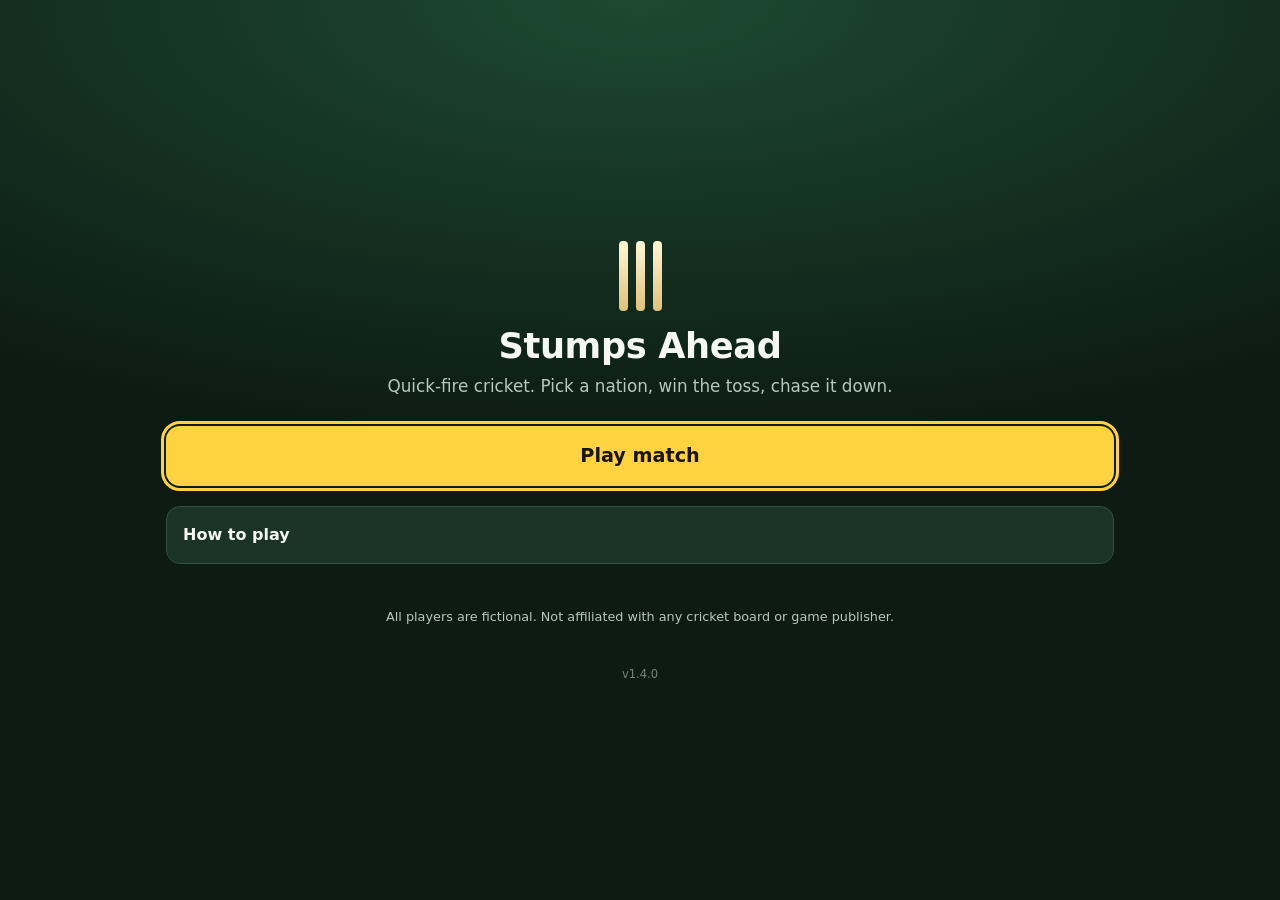
<file: index.html>
<!doctype html>
<html lang="en">
<head>
  <meta charset="utf-8">
  <meta name="viewport" content="width=device-width, initial-scale=1, viewport-fit=cover">
  <meta http-equiv="Content-Security-Policy" content="default-src 'self'; img-src 'self' data:; object-src 'none'; base-uri 'none'; form-action 'none'">
  <meta name="theme-color" content="#0d1b14">
  <meta name="description" content="Stumps Ahead: a quick cricket match in your browser.">
  <title>Stumps Ahead</title>
  <link rel="stylesheet" href="css/styles.css">
  <link rel="stylesheet" href="css/play.css">
</head>
<body>
  <main id="app" class="app" aria-live="polite"></main>
  <noscript><p class="noscript">Stumps Ahead needs JavaScript to run.</p></noscript>
  <script type="module" src="js/main.js"></script>
</body>
</html>
</file>
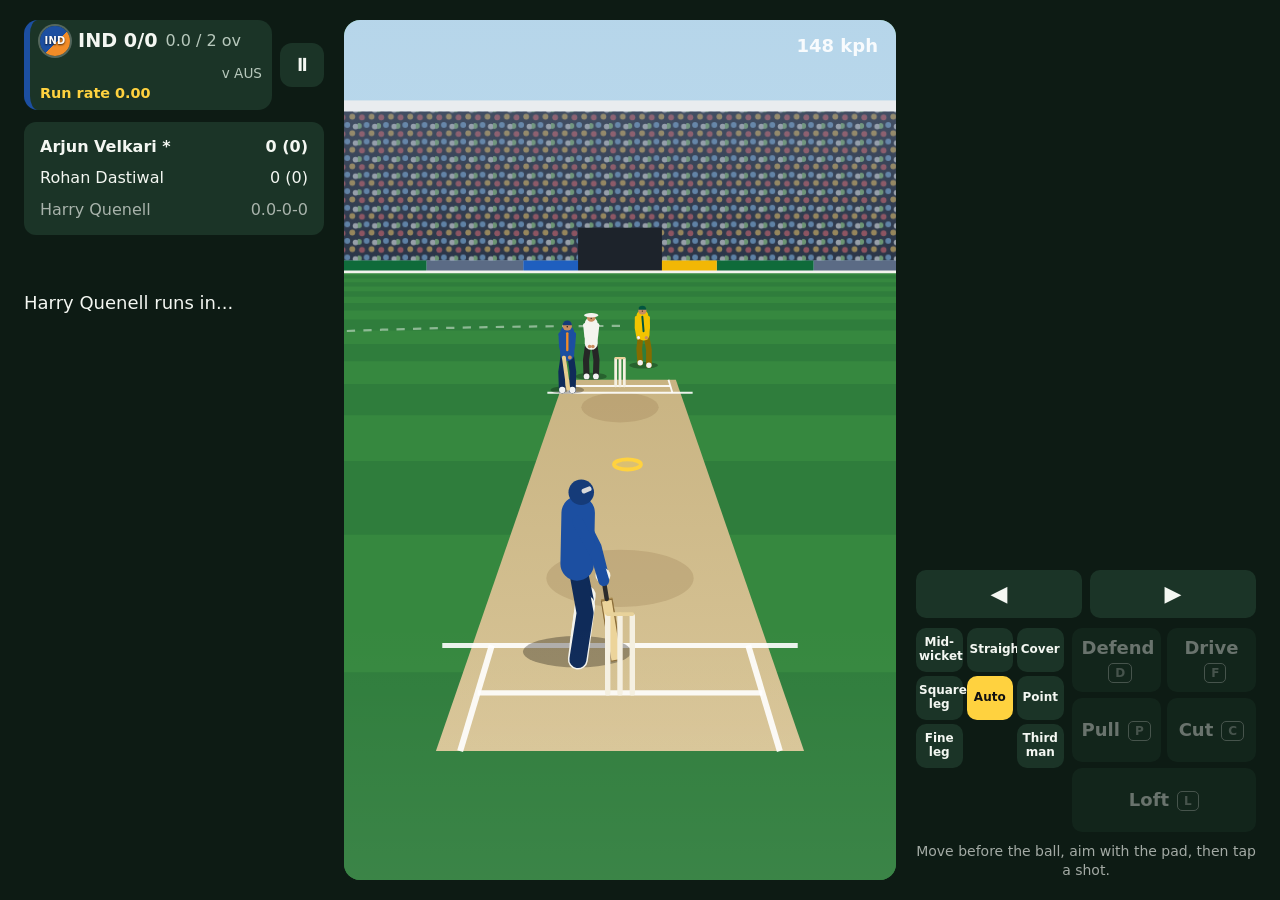
<file: dev/play.html>
<!doctype html>
<html lang="en">
<head>
  <meta charset="utf-8">
  <meta name="viewport" content="width=device-width, initial-scale=1, viewport-fit=cover">
  <meta http-equiv="Content-Security-Policy" content="default-src 'self'">
  <title>Play screen (dev)</title>
  <link rel="stylesheet" href="../css/styles.css">
  <link rel="stylesheet" href="../css/play.css">
  <link rel="stylesheet" href="dev.css">
</head>
<body>
  <div id="app"></div>
  <script type="module" src="play-dev.js"></script>
</body>
</html>
</file>
<file: css/styles.css>
/* Stumps Ahead: global styles. Portrait first, 360px and up. The play
   screen's own styles live in css/play.css. */

:root {
  --bg: #0d1b14;
  --bg-2: #13281d;
  --panel: #1b3427;
  --panel-2: #23402f;
  --line: #2f5240;
  --text: #f4f7f2;
  --muted: #b7c8bc;
  --accent: #ffd23f;
  --accent-text: #1a1400;
  --good: #4ade80;
  --bad: #f87171;
  --team-primary: #1f5fbf;
  --team-secondary: #ffffff;
  --radius: 14px;
  --tap: 48px;
  --pad: 16px;
  --font: system-ui, -apple-system, 'Segoe UI', Roboto, 'Helvetica Neue', Arial, sans-serif;
}

*, *::before, *::after { box-sizing: border-box; }

html, body {
  margin: 0;
  height: 100%;
  background: var(--bg);
  color: var(--text);
  font: 16px/1.45 var(--font);
  -webkit-text-size-adjust: 100%;
  -webkit-tap-highlight-color: transparent;
  overscroll-behavior: none;
}

body {
  background: radial-gradient(120% 70% at 50% 0%, #1d4a31 0%, var(--bg) 70%) fixed;
}

/* Centered phone-width column; in landscape or on desktop the layout stays
   phone sized instead of stretching. */
.app {
  max-width: 480px;
  margin: 0 auto;
  min-height: 100vh;
  min-height: 100dvh;
  display: flex;
  flex-direction: column;
}

.noscript { padding: var(--pad); text-align: center; }

/* ---------- Screens ---------- */

.screen {
  flex: 1;
  display: flex;
  flex-direction: column;
  min-height: 100vh;
  min-height: 100dvh;
  padding: calc(env(safe-area-inset-top) + 12px) calc(env(safe-area-inset-right) + var(--pad)) 0 calc(env(safe-area-inset-left) + var(--pad));
}

.screen__body { flex: 1; padding-bottom: 16px; }
.screen__body--center { display: flex; flex-direction: column; align-items: center; text-align: center; justify-content: center; }
.screen--center { justify-content: center; align-items: center; text-align: center; gap: 12px; }

.screen__title { font-size: 1.15rem; margin: 18px 0 10px; letter-spacing: .02em; }

.title { font-size: 2.2rem; line-height: 1.1; margin: 0; font-weight: 800; letter-spacing: -.01em; }
.subtitle, .lead { color: var(--muted); font-size: 1.05rem; margin: 8px 0; }
.lead { color: var(--text); }
.footnote { color: var(--muted); font-size: .8rem; text-align: center; margin: 24px 0 16px; }

/* Sticky bottom action bar keeps the main buttons in thumb reach. */
.actionbar {
  position: sticky;
  bottom: 0;
  display: flex;
  gap: 10px;
  padding: 12px 0 calc(env(safe-area-inset-bottom) + 12px);
  background: linear-gradient(to top, var(--bg) 70%, transparent);
  z-index: 5;
}
.actionbar .btn { flex: 1; }

/* ---------- Buttons ---------- */

button { font: inherit; color: inherit; }

.btn {
  min-height: var(--tap);
  min-width: 44px;
  padding: 10px 18px;
  border-radius: var(--radius);
  border: 2px solid transparent;
  font-weight: 700;
  font-size: 1rem;
  cursor: pointer;
  touch-action: manipulation;
  user-select: none;
  -webkit-user-select: none;
  -webkit-touch-callout: none;
  transition: transform .08s ease, background .15s ease;
}
.btn:active:not(:disabled) { transform: scale(.97); }
.btn:disabled { opacity: .45; cursor: not-allowed; }
.btn:focus-visible, .nation:focus-visible, .seg:focus-visible, summary:focus-visible {
  outline: 3px solid var(--accent);
  outline-offset: 2px;
}

.btn--primary { background: var(--accent); color: var(--accent-text); }
.btn--ghost { background: transparent; border-color: var(--line); color: var(--text); }
.btn--xl { min-height: 60px; font-size: 1.2rem; width: 100%; }
.btn--wide { width: 100%; }

/* ---------- Menu ---------- */

.screen--menu { justify-content: center; text-align: center; gap: 20px; }
.menu__hero { padding-top: 24px; }
.menu__stumps { display: flex; justify-content: center; gap: 8px; height: 70px; margin-bottom: 16px; }
.menu__stumps i { width: 9px; border-radius: 4px; background: linear-gradient(#fff6d6, #e0c27a); display: block; }
.menu__actions { display: flex; flex-direction: column; gap: 12px; }

.panel {
  background: var(--panel);
  border: 1px solid var(--line);
  border-radius: var(--radius);
  padding: 4px 16px;
  text-align: left;
}
.howto summary { min-height: var(--tap); display: flex; align-items: center; font-weight: 700; cursor: pointer; touch-action: manipulation; }
.howto ol { margin: 0 0 12px; padding-left: 20px; }
.howto li { margin: 6px 0; }

/* ---------- Badges & nations ---------- */

.badge {
  display: inline-flex;
  align-items: center;
  justify-content: center;
  flex: none;
  width: 44px;
  height: 44px;
  border-radius: 50%;
  background: linear-gradient(135deg, var(--team-primary) 0 55%, var(--team-secondary) 55% 100%);
  color: #fff;
  font-weight: 800;
  font-size: .8rem;
  letter-spacing: .03em;
  text-shadow: 0 1px 2px rgba(0, 0, 0, .8);
  box-shadow: 0 0 0 2px rgba(255, 255, 255, .25);
}
.badge--sm { width: 30px; height: 30px; font-size: .62rem; }
.badge--lg { width: 72px; height: 72px; font-size: 1.1rem; }

.nation-grid { display: grid; grid-template-columns: repeat(2, minmax(0, 1fr)); gap: 8px; }
@media (min-width: 400px) { .nation-grid { grid-template-columns: repeat(3, minmax(0, 1fr)); } }

.nation {
  display: flex;
  align-items: center;
  gap: 10px;
  min-height: 56px;
  padding: 6px 10px;
  border-radius: var(--radius);
  border: 2px solid var(--line);
  background: var(--panel);
  text-align: left;
  cursor: pointer;
  touch-action: manipulation;
  user-select: none;
  -webkit-user-select: none;
}
.nation__name { font-weight: 600; font-size: .95rem; overflow-wrap: anywhere; }
.nation--selected { border-color: var(--accent); background: var(--panel-2); box-shadow: 0 0 0 1px var(--accent) inset; }
.nation:disabled { opacity: .35; cursor: not-allowed; }

/* ---------- Squads ---------- */

.squads { display: grid; gap: 12px; margin: 18px 0 12px; }
.squad { background: var(--panel); border-radius: var(--radius); border-top: 4px solid var(--team-primary); padding: 10px 12px; }
.squad__title { display: flex; align-items: center; gap: 8px; margin: 0 0 6px; font-size: 1rem; }
.squad__list { margin: 0; padding-left: 26px; }
.squad__list li { display: flex; justify-content: space-between; gap: 8px; padding: 5px 0; border-bottom: 1px solid var(--line); }
.squad__list li:last-child { border-bottom: 0; }
.squad__list li::marker { color: var(--muted); }
.squad__name { overflow-wrap: anywhere; }
.role { color: var(--muted); font-size: .85rem; white-space: nowrap; text-transform: capitalize; }
.role--wk { color: var(--accent); }

/* ---------- Setup ---------- */

.versus { display: flex; align-items: center; justify-content: center; gap: 16px; margin: 12px 0 4px; }
.versus__v { font-weight: 800; color: var(--muted); }
.versus__names { text-align: center; color: var(--muted); margin: 0 0 12px; }

.segmented { border: 0; padding: 0; margin: 16px 0; }
.segmented legend { font-weight: 700; margin-bottom: 8px; padding: 0; }
.segmented__opts { display: flex; gap: 8px; }
.seg {
  flex: 1;
  min-height: var(--tap);
  border-radius: var(--radius);
  border: 2px solid var(--line);
  background: var(--panel);
  font-weight: 700;
  cursor: pointer;
  touch-action: manipulation;
  user-select: none;
  -webkit-user-select: none;
}
.seg--on { border-color: var(--accent); background: var(--accent); color: var(--accent-text); }
.seg .ball-dot { display: inline-block; width: 12px; height: 12px; border-radius: 50%; margin-right: 6px; vertical-align: -1px; border: 1px solid rgba(0, 0, 0, .35); }
.ball-dot--red { background: #b3202a; }
.ball-dot--white { background: #f4f2ea; }
.ball-dot--pink { background: #ff5fa2; }
.hint { color: var(--muted); font-size: .85rem; margin: -8px 0 8px; }
.venue-line { text-align: center; color: var(--muted); font-size: .9rem; margin: 4px 0 10px; }
.version { color: var(--muted); opacity: .6; font-size: .72rem; text-align: center; margin: 4px 0 12px; }

/* ---------- Venue (SPEC 14.1) ---------- */

.venue-grid { display: grid; grid-template-columns: 1fr 1fr; gap: 10px; margin: 14px 0 4px; }
@media (min-width: 900px) { .venue-grid { grid-template-columns: repeat(4, 1fr); gap: 14px; } }
.vcard {
  position: relative;
  display: flex;
  flex-direction: column;
  align-items: stretch;
  min-height: var(--tap);
  min-width: 0;
  padding: 0 0 10px;
  overflow: hidden;
  text-align: left;
  color: var(--text);
  background: var(--panel);
  border: 2px solid var(--line);
  border-radius: var(--radius);
  opacity: .78;
  cursor: pointer;
  touch-action: manipulation;
  user-select: none;
  -webkit-user-select: none;
  transition: transform .15s ease, opacity .15s ease, box-shadow .15s ease, border-color .15s ease;
}
.vcard--on {
  opacity: 1;
  border-color: var(--accent);
  transform: scale(1.035);
  box-shadow: 0 0 0 3px rgba(255, 210, 63, .25), 0 0 18px rgba(255, 210, 63, .35);
  z-index: 1;
}
.vcard:focus-visible { outline: 3px solid var(--accent); outline-offset: 2px; }
.vart { display: block; width: 100%; height: auto; aspect-ratio: 3 / 2; }
.vcard__tag {
  position: absolute;
  top: 6px;
  left: 6px;
  padding: 2px 8px;
  border-radius: 999px;
  font-size: .7rem;
  font-weight: 700;
  letter-spacing: .04em;
  text-transform: uppercase;
}
.vcard__tag--home { background: var(--team-primary); color: #fff; box-shadow: inset 0 -2px 0 var(--team-secondary); }
.vcard__tag--away { background: #14231b; color: var(--muted); box-shadow: inset 0 0 0 1px var(--line); }
.vcard__name { font-weight: 700; font-size: .95rem; line-height: 1.2; margin: 8px 10px 0; overflow-wrap: anywhere; }
.vcard__city { color: var(--muted); font-size: .8rem; margin: 2px 10px 0; }
.vcard__tagline { color: var(--text); opacity: .85; font-size: .75rem; line-height: 1.3; margin: 6px 10px 0; }
/* Long ground names: a compact Back so "Play at ..." keeps to two lines. */
.screen--venue .actionbar .btn--ghost { flex: 0 0 auto; padding-inline: 18px; }
.screen--venue .actionbar .btn--primary { line-height: 1.2; }
@media (prefers-reduced-motion: reduce) { .vcard { transition: none; } .vcard--on { transform: none; } }

/* ---------- Toss ---------- */

.coin {
  width: 110px;
  height: 110px;
  margin: 28px auto 12px;
  border-radius: 50%;
  display: flex;
  align-items: center;
  justify-content: center;
  font-size: 2.6rem;
  font-weight: 800;
  color: #4a3500;
  background: radial-gradient(circle at 35% 30%, #fff1b0, #e3b43a 60%, #a97c12);
  box-shadow: 0 6px 18px rgba(0, 0, 0, .45), inset 0 0 0 6px rgba(255, 255, 255, .25);
}
.coin--flipping { animation: coin-flip .3s linear infinite; }
@keyframes coin-flip {
  0% { transform: scaleX(1); }
  50% { transform: scaleX(.05); }
  100% { transform: scaleX(1); }
}
@media (prefers-reduced-motion: reduce) {
  .coin--flipping { animation-duration: 1.2s; }
}

/* ---------- Scoreboard (shared with play screen) ---------- */

.scoreboard {
  background: var(--panel);
  border-left: 6px solid var(--team-primary);
  border-radius: var(--radius);
  padding: 10px 12px;
}
.sb__main { display: flex; align-items: center; gap: 8px; flex-wrap: wrap; }
.sb__score { font-size: 1.5rem; font-weight: 800; font-variant-numeric: tabular-nums; }
.sb__overs { color: var(--muted); font-variant-numeric: tabular-nums; }
.sb__vs { margin-left: auto; color: var(--muted); font-size: .85rem; }
.sb__status { color: var(--accent); font-weight: 600; margin-top: 4px; font-variant-numeric: tabular-nums; }
.sb__players { margin-top: 8px; border-top: 1px solid var(--line); padding-top: 6px; }
.sb__row { display: flex; justify-content: space-between; gap: 8px; padding: 2px 0; }
.sb__row--strike { font-weight: 700; }
.sb__row--bowler { color: var(--muted); }
.sb__name { overflow: hidden; text-overflow: ellipsis; white-space: nowrap; min-width: 0; }
.sb__fig { font-variant-numeric: tabular-nums; white-space: nowrap; }
.scoreboard--compact { padding: 6px 10px; }
.scoreboard--compact .sb__score { font-size: 1.2rem; }
.scoreboard--compact .sb__status { font-size: .9rem; margin-top: 2px; }

/* ---------- Scorecards ---------- */

.scorecard { background: var(--panel); border-radius: var(--radius); border-top: 4px solid var(--team-primary); padding: 10px 12px; margin: 14px 0; }
.sc__header { display: flex; align-items: center; gap: 8px; }
.sc__header h3 { margin: 0; font-size: 1rem; flex: 1; min-width: 0; }
.sc__total { font-weight: 800; font-variant-numeric: tabular-nums; white-space: nowrap; }
.sc__scroll { overflow-x: auto; -webkit-overflow-scrolling: touch; margin-top: 8px; }
.sc__table { width: 100%; border-collapse: collapse; font-size: .9rem; font-variant-numeric: tabular-nums; }
.sc__table th, .sc__table td { padding: 6px 4px; border-bottom: 1px solid var(--line); text-align: right; }
.sc__table th[scope='row'], .sc__table thead th:first-child { text-align: left; }
.sc__table thead th { color: var(--muted); font-weight: 600; font-size: .8rem; }
.sc__name { display: block; font-weight: 600; }
.sc__how { display: block; color: var(--muted); font-size: .78rem; font-weight: 400; }
.sc__meta { color: var(--muted); font-size: .85rem; margin: 8px 0 0; }

/* ---------- Innings break / result ---------- */

.summary { display: flex; flex-direction: column; align-items: center; text-align: center; gap: 4px; margin-top: 8px; }
.summary__score { font-size: 1.8rem; font-weight: 800; margin: 6px 0 0; }
.summary__overs { color: var(--muted); margin: 0; }
.target { text-align: center; font-weight: 700; font-size: 1.15rem; }
.screen--break .screen__body > p { text-align: center; }

.result__banner {
  text-align: center;
  padding: 22px 12px;
  margin-top: 8px;
  border-radius: var(--radius);
  background: linear-gradient(160deg, var(--team-primary), var(--panel) 75%);
}
.result__banner .badge { margin-bottom: 10px; }
.result--loss .result__banner .title { color: var(--text); }
.result--win .result__banner .title { color: var(--accent); }
.result__lines { list-style: none; padding: 0; margin: 16px 0 0; display: grid; gap: 8px; }
.result__lines li { display: flex; align-items: center; gap: 10px; font-weight: 600; background: var(--panel); border-radius: var(--radius); padding: 8px 12px; }

/* Laptop and desktop: use more of the width instead of a phone column. */
@media (min-width: 900px) {
  .app { max-width: 980px; }
  .nation-grid { grid-template-columns: repeat(7, minmax(0, 1fr)); }
  .nation { flex-direction: column; text-align: center; }
  .squads { grid-template-columns: 1fr 1fr; }
}
</file>
<file: css/play.css>
/* Play screen. Uses Joel's tokens from styles.css with fallbacks. */
.pl {
  --pl-bg: var(--bg, #0d1b14);
  --pl-panel: var(--panel, #16281e);
  --pl-text: var(--text, #f4f7f2);
  --pl-accent: var(--accent, #ffcc33);
  --pl-muted: color-mix(in srgb, var(--pl-text) 65%, transparent);
  --pl-good: #3ccf6e;
  --pl-bad: #ff5a4f;
  box-sizing: border-box;
  display: flex;
  flex-direction: column;
  gap: 8px;
  width: 100%;
  max-width: 480px;
  height: 100dvh;
  overflow: hidden;
  margin: 0 auto;
  padding: max(8px, env(safe-area-inset-top)) 12px max(12px, env(safe-area-inset-bottom));
  background: var(--pl-bg);
  color: var(--pl-text);
  font: 16px/1.35 system-ui, -apple-system, 'Segoe UI', Roboto, sans-serif;
  user-select: none;
  -webkit-user-select: none;
  -webkit-touch-callout: none;
}
.pl *, .pl *::before, .pl *::after { box-sizing: inherit; }
.pl [hidden] { display: none !important; }

.pl-mini {
  display: flex;
  flex-wrap: wrap;
  align-items: baseline;
  gap: 6px;
  padding: 8px 12px;
  border-radius: 10px;
  background: var(--pl-panel);
  font-size: 18px;
}
.pl-mini strong { font-size: 22px; }
.pl-rate { margin-left: auto; color: var(--pl-accent); font-size: 15px; font-weight: 600; }

.pl-players { display: grid; gap: 2px; font-size: 15px; }
.pl-bat, .pl-bowl { display: flex; justify-content: space-between; gap: 8px; padding: 2px 4px; }
.pl-striker { font-weight: 700; }
.pl-bowl { color: var(--pl-muted); }
.pl-name { overflow: hidden; text-overflow: ellipsis; white-space: nowrap; }
.pl-venue { color: var(--pl-muted); font-size: 13px; padding: 2px 4px 0; }

/* Match scene (js/ui/scene): an SVG that fills the stage. */
.pl-pitch-wrap {
  position: relative;
  flex: 1 1 0;
  min-height: 160px;
  border-radius: 12px;
  overflow: hidden;
  background: #2f7d3c;
}
.sc { position: absolute; inset: 0; width: 100%; height: 100%; display: block; }
.sc-cam { transition: opacity 0.22s ease; }
.sc-off { opacity: 0; }
.pl-speed {
  position: absolute;
  top: 8px;
  right: 10px;
  font-size: 14px;
  font-weight: 600;
  color: rgba(255, 255, 255, 0.9);
}
.pl-flash {
  position: absolute;
  inset: 0;
  display: flex;
  flex-direction: column;
  align-items: center;
  justify-content: center;
  pointer-events: none;
  text-align: center;
  font-weight: 800;
  font-size: 30px;
  text-shadow: 0 2px 6px rgba(0, 0, 0, 0.6);
  opacity: 0;
}
.pl-flash span, .pl-flash small {
  padding: 2px 14px;
  border-radius: 10px;
  background: rgba(0, 0, 0, 0.55);
}
.pl-flash small { margin-top: 6px; font-size: 15px; font-weight: 600; }
.pl-flash-on { animation: pl-pop 0.25s ease-out forwards; }
.pl-flash-big { font-size: 46px; color: var(--pl-accent); }
.pl-flash-out { font-size: 46px; color: var(--pl-bad); }
@keyframes pl-pop {
  from { opacity: 0; transform: scale(0.7); }
  to { opacity: 1; transform: scale(1); }
}

.pl-over { display: flex; gap: 6px; min-height: 32px; flex-wrap: wrap; }
.pl-chip {
  min-width: 32px;
  height: 32px;
  padding: 0 6px;
  display: inline-flex;
  align-items: center;
  justify-content: center;
  border-radius: 16px;
  background: var(--pl-panel);
  font-size: 14px;
  font-weight: 700;
}
.pl-chip-b { background: var(--pl-accent); color: #111; }
.pl-chip-w { background: var(--pl-bad); color: #fff; }
.pl-comm { margin: 0; min-height: 2.7em; font-size: 16px; }

/* Controls */
.pl-controls { display: grid; gap: 8px; }
.pl-btn {
  min-height: 48px;
  min-width: 44px;
  padding: 8px 10px;
  border: 0;
  border-radius: 10px;
  background: var(--pl-panel);
  color: var(--pl-text);
  font: inherit;
  font-weight: 700;
  touch-action: manipulation;
  cursor: pointer;
  -webkit-tap-highlight-color: transparent;
}
.pl-btn:focus-visible { outline: 3px solid var(--pl-accent); outline-offset: 2px; }
.pl-btn:disabled { opacity: 0.4; cursor: default; }
.pl-btn.pl-picked { background: var(--pl-accent); color: #111; opacity: 1; }

.pl-shots { grid-template-columns: repeat(3, 1fr); }
.pl-shot { min-height: 60px; font-size: 18px; }
.pl-hint { grid-column: 1 / -1; margin: 0; color: var(--pl-muted); font-size: 14px; text-align: center; }

/* Batting: drag zone over the lower half of the scene for moving the batter
   before release (no swipe-to-hit since v1.3.0), and the move buttons.
   play.js sets the zone's position and touch-action. */
.pl-swipe {
  background: linear-gradient(to top, rgba(255, 255, 255, 0.06), rgba(255, 255, 255, 0) 60%);
  cursor: ew-resize;
  -webkit-tap-highlight-color: transparent;
}
.pl-move-row {
  grid-column: 1 / -1;
  display: grid;
  grid-template-columns: 1fr 1fr;
  gap: 8px;
}
.pl-move-left, .pl-move-right { min-height: 48px; font-size: 22px; line-height: 1; }

.pl-label { display: block; margin: 0 0 4px; color: var(--pl-muted); font-size: 14px; }
.pl-seg-row { display: grid; grid-auto-flow: column; grid-auto-columns: 1fr; gap: 6px; }
.pl-seg-btn { min-height: 44px; font-size: 15px; padding: 6px 4px; }
.pl-bowling { gap: 6px; }

.pl-meter {
  position: relative;
  height: 22px;
  border-radius: 11px;
  background: linear-gradient(90deg, var(--pl-bad), #f2b134 30%, var(--pl-good) 50%, #f2b134 70%, var(--pl-bad));
}
.pl-meter-green {
  position: absolute;
  left: 42%;
  width: 16%;
  top: -3px;
  bottom: -3px;
  border: 2px solid #fff;
  border-radius: 6px;
}
.pl-needle {
  position: absolute;
  left: 0;
  top: -6px;
  bottom: -6px;
  width: 4px;
  margin-left: -2px;
  background: #fff;
  border-radius: 2px;
  box-shadow: 0 0 4px rgba(0, 0, 0, 0.6);
}
.pl-go { min-height: 52px; font-size: 20px; background: var(--pl-accent); color: #111; }

.pl-bowlers { display: grid; gap: 6px; max-height: 34dvh; overflow-y: auto; }
.pl-bowler { display: flex; justify-content: space-between; align-items: center; gap: 8px; text-align: left; }
.pl-sub { color: var(--pl-muted); font-size: 13px; font-weight: 500; white-space: nowrap; }

@media (max-height: 600px) and (max-width: 899px) {
  .pl-players { display: none; }
}

/* Keyboard letters on the shot buttons, only where there is a keyboard. */
.pl-key { display: none; }
@media (hover: hover) and (pointer: fine) {
  .pl-key {
    display: inline-block;
    margin-left: 8px;
    padding: 0 6px;
    border: 1px solid currentColor;
    border-radius: 5px;
    font: 600 12px/18px system-ui, sans-serif;
    opacity: 0.6;
    vertical-align: middle;
  }
}

/* Laptop and desktop: the scene takes the middle, score on the left,
   controls on the right. */
@media (min-width: 900px) {
  .app[data-screen='play'] { max-width: none; }
  .pl {
    display: grid;
    max-width: 1600px;
    grid-template-columns: minmax(250px, 300px) minmax(0, 1fr) minmax(280px, 340px);
    grid-template-rows: auto auto auto 1fr;
    grid-template-areas:
      'score stage controls'
      'players stage controls'
      'over stage controls'
      'comm stage controls';
    column-gap: 20px;
    row-gap: 12px;
    padding: 20px 24px;
  }
  .pl-score { grid-area: score; }
  .pl-players {
    grid-area: players;
    gap: 6px;
    padding: 12px;
    border-radius: 12px;
    background: var(--pl-panel);
    font-size: 16px;
  }
  .pl-over { grid-area: over; }
  .pl-comm { grid-area: comm; font-size: 18px; }
  .pl-pitch-wrap { grid-area: stage; min-height: 0; border-radius: 16px; }
  .pl-controls { grid-area: controls; align-self: end; gap: 10px; }
  .pl-shots { grid-template-columns: 1fr 1fr; }
  .pl-shot { min-height: 64px; }
  .pl-bowlers { max-height: 70dvh; }
  .pl-flash { font-size: 40px; }
  .pl-flash-big, .pl-flash-out { font-size: 72px; }
  .pl-flash small { font-size: 18px; }
  .pl-speed { top: 14px; right: 18px; font-size: 18px; }
}

/* Phones: one row of five shot buttons so the scene (and its drag zone)
   keeps most of the height once the move row is shown. */
@media (max-width: 899px) {
  .pl-shots { grid-template-columns: repeat(5, minmax(0, 1fr)); gap: 6px; }
  .pl-shot { min-height: 48px; padding: 6px 2px; font-size: 15px; }
  .pl-shots .pl-hint { font-size: 13px; }
  /* Bowling: label beside each row (Line, Length, Variation) to save height. */
  .pl-bowling .pl-seg { display: grid; grid-template-columns: 4.6em minmax(0, 1fr); align-items: center; gap: 6px; }
  .pl-bowling .pl-label { margin: 0; font-size: 13px; }
  .pl-bowling .pl-seg-btn { min-height: 40px; padding: 4px 2px; font-size: 14px; }
  .pl-bowling .pl-go { min-height: 48px; }
}

/* Phase 4: the landing ring can be dragged while bowling (SPEC 13.2). */
.sc--drag { cursor: grab; }
.sc--drag .sc-marker { stroke-width: 2; animation: sc-ring 1.2s ease-in-out infinite; }
.sc--drag .sc-marker--held { animation: none; fill: rgba(255, 210, 63, 0.45); }
@keyframes sc-ring { 50% { stroke-opacity: 0.45; } }
@media (prefers-reduced-motion: reduce) { .sc--drag .sc-marker { animation: none; } }

/* v1.3.0: Over / Around the wicket toggle, above Line (SPEC 15.2). Two wide
   halves with a small arrow showing which side of the stumps the bowler runs. */
.pl-side .pl-seg-row { grid-template-columns: 1fr 1fr; grid-auto-flow: row; }
.pl-side-btn { display: inline-flex; align-items: center; justify-content: center; gap: 6px; font-weight: 700; }
.pl-side-btn::before { content: '\25B8'; font-size: 0.85em; opacity: 0.55; }
.pl-side-btn:first-child::before { content: '\25C2'; }
.pl-side-btn[aria-pressed='true']::before, .pl-side-btn.pl-picked::before { opacity: 1; }

/* v1.3.0 phones: the Side row adds a fifth bowling row, so tighten the
   bowling controls and the strips above them to keep Bowl on a 667px
   screen (the stage already sits at its 160px minimum). */
@media (max-width: 899px) {
  .pl { gap: 6px; }
  .pl-over { min-height: 26px; }
  .pl-comm { min-height: 2.4em; font-size: 15px; }
  .pl-bowling { gap: 4px; }
  .pl-bowling .pl-seg-btn { min-height: 36px; padding: 3px 2px; font-size: 13px; line-height: 1.15; }
  .pl-bowling .pl-side-btn { min-height: 34px; }
  /* Batting with the direction pad: shorter move arrows and hint, so the
     whole stack (hint included) ends inside a 667 px viewport. */
  .pl-move-left, .pl-move-right { min-height: 40px; font-size: 20px; }
  .pl-batting .pl-hint { font-size: 12px; line-height: 1.2; }
  .pl-bowling .pl-go { min-height: 44px; }
}

/* ---- v1.4.0 (SPEC 16) ---- */

/* 16.1 Batting direction pad: a 3x3 grid, every cell at least 44 px.
   .pl-pad--mirror flips the column order for a left-hander (the buttons set
   direction back to ltr so their text is unaffected), keeping the off side
   on the matching screen side. The empty cell is a plain disabled spacer. */
.pl-pad {
  display: grid;
  grid-template-columns: repeat(3, minmax(44px, 1fr));
  gap: 4px;
  align-content: start;
}
.pl-pad--mirror { direction: rtl; }
.pl-pad .pl-pad-btn {
  direction: ltr;
  min-width: 44px;
  min-height: 44px;
  padding: 2px 3px;
  font-size: 12px;
  line-height: 1.1;
}
.pl-pad .pl-pad-spacer { min-width: 44px; min-height: 44px; visibility: hidden; }
/* Pad on the left, shot buttons on the right. */
.pl-bat-row { display: grid; grid-template-columns: minmax(140px, 4fr) 5fr; gap: 8px; align-items: start; }

/* 16.2 Milestone banner, in the batting team's colours: the play screen sets
   teamColors(batting) on the flash element. */
.pl-flash-milestone { font-size: 34px; }
.pl-flash-milestone span {
  background: var(--team-primary);
  color: #fff;
  box-shadow: inset 0 0 0 2px var(--team-secondary), 0 4px 14px rgba(0, 0, 0, 0.45);
}

/* 16.3 Pause button (play header) and the pause sheet. */
.pl-pause {
  min-width: 44px;
  min-height: 44px;
  padding: 0;
  border-radius: 12px;
  font-size: 18px;
  line-height: 1;
}
.ps {
  position: fixed;
  inset: 0;
  z-index: 40;
  display: flex;
  align-items: flex-end;
  justify-content: center;
  background: rgba(3, 10, 7, 0.62);
}
.ps-sheet {
  width: 100%;
  max-width: 560px;
  max-height: 88vh;
  min-height: 0;
  display: flex;
  flex-direction: column;
  gap: 10px;
  padding: 14px 16px calc(14px + env(safe-area-inset-bottom));
  background: var(--bg-2);
  border: 1px solid var(--line);
  border-bottom: none;
  border-radius: 16px 16px 0 0;
  box-shadow: 0 -12px 34px rgba(0, 0, 0, 0.5);
}
.ps-title { margin: 0; font-size: 20px; }
/* The sheet scrolls inside itself at 375 px (SPEC 16.3). */
.ps-scroll {
  overflow-y: auto;
  min-height: 0;
  display: flex;
  flex-direction: column;
  gap: 12px;
  overscroll-behavior: contain;
}
.ps-howto h3 { margin: 2px 0 0; font-size: 16px; }
.ps-howto h4 { margin: 8px 0 2px; font-size: 13px; color: var(--muted); text-transform: uppercase; letter-spacing: 0.04em; }
.ps-howto ul { margin: 0; padding-left: 18px; display: grid; gap: 4px; }
.ps-howto li { font-size: 14px; color: var(--text); }
.ps-actions { display: grid; grid-template-columns: 1fr 1fr; gap: 8px; }
.ps-actions .btn { min-height: 44px; }
.ps-confirm {
  display: grid;
  gap: 8px;
  padding: 10px 12px;
  border: 1px solid var(--bad);
  border-radius: var(--radius);
  background: rgba(248, 113, 113, 0.08);
}
.ps-confirm p { margin: 0; font-weight: 600; }
.ps-confirm[hidden], .ps-actions[hidden] { display: none; }
.ps-confirm-quit { background: var(--bad); color: #2a0606; }

/* Shot buttons beside the pad: two columns, with Loft (the last button)
   spanning both. Owned here so play.js sets no inline styles. */
.pl-shot-col { display: grid; grid-template-columns: 1fr 1fr; gap: 6px; align-content: start; }
.pl-shot-col > :last-child { grid-column: 1 / -1; }

/* Play header: the scoreboard shrinks, the pause button keeps its 44 px. */
.pl-score { display: flex; align-items: center; gap: 8px; }
.pl-score-main { flex: 1; min-width: 0; }
</file>
<file: dev/dev.css>
body { margin: 0; background: #0d1b14; color: #f4f7f2; font-family: system-ui, sans-serif; }
.dev-card { max-width: 440px; margin: 40px auto; padding: 16px; display: grid; gap: 10px; }
.dev-card button { min-height: 48px; font: inherit; font-weight: 700; border-radius: 10px; border: 0; }
</file>
